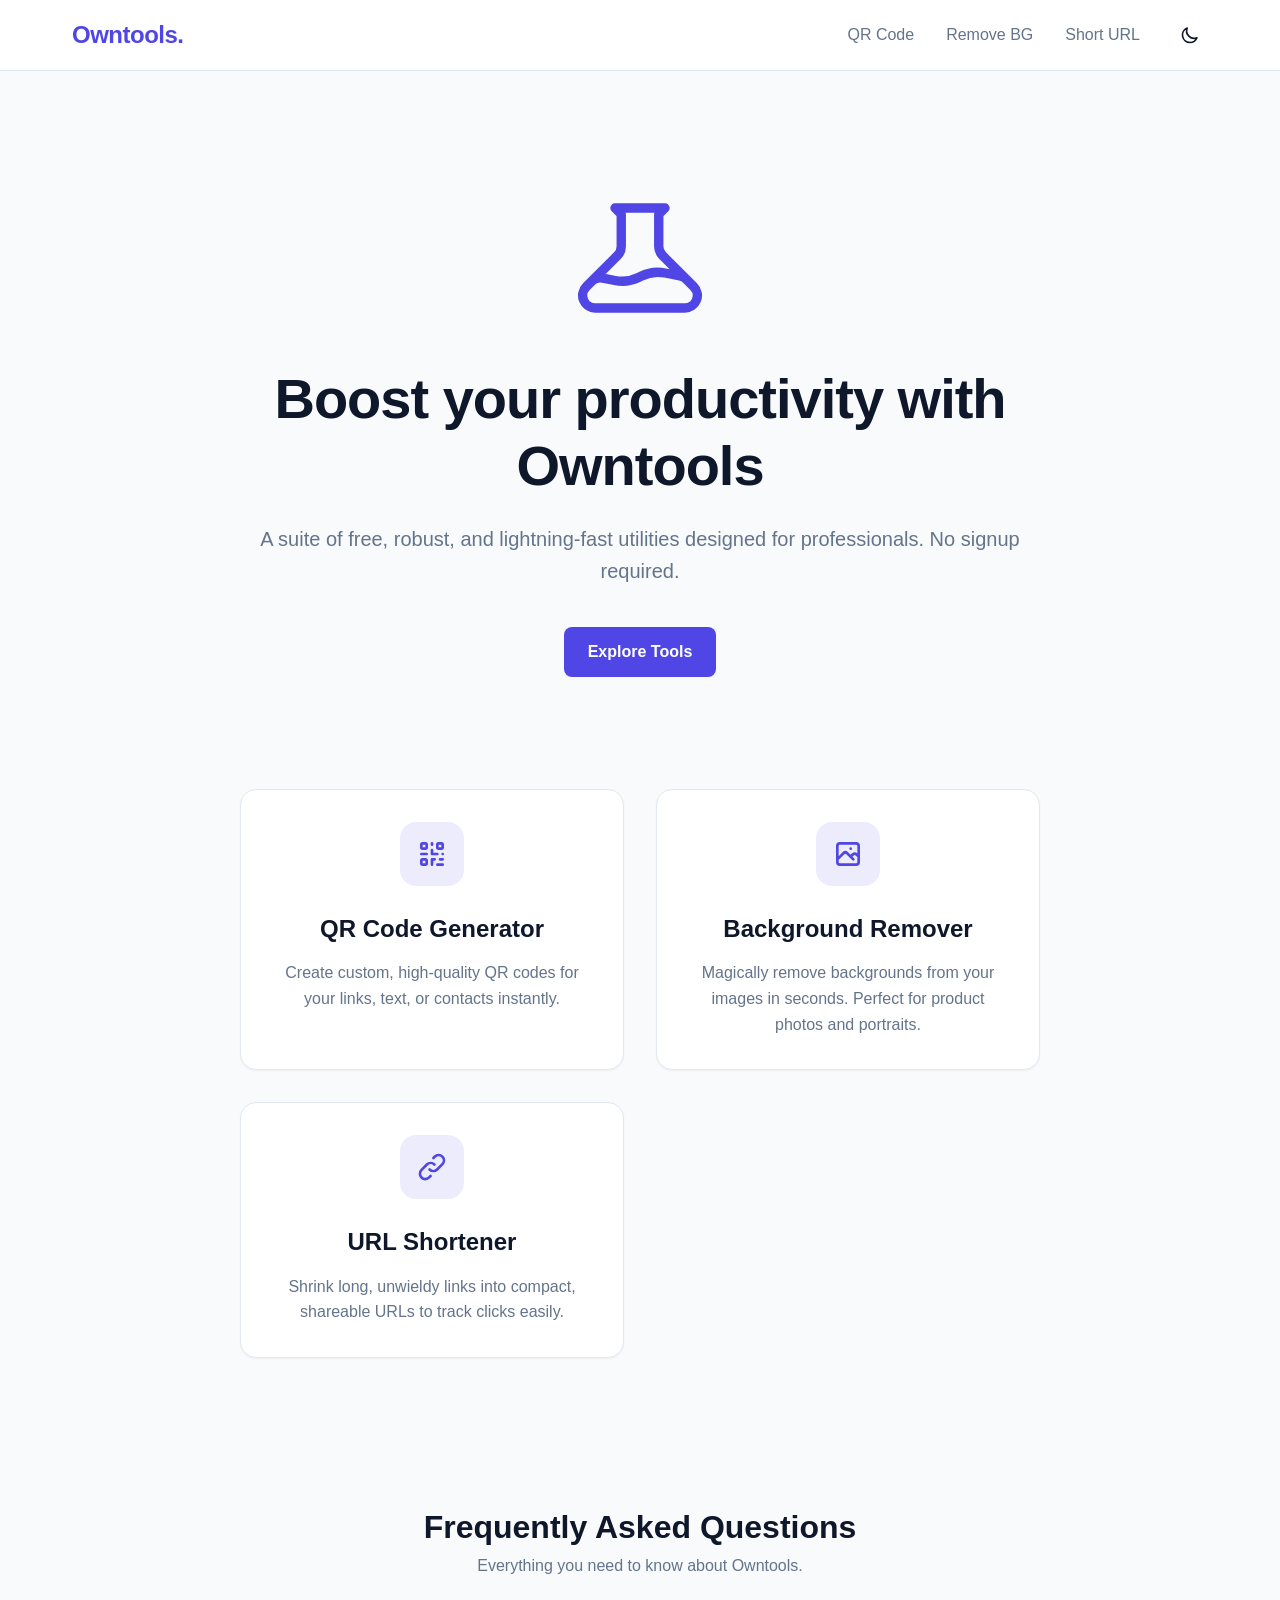
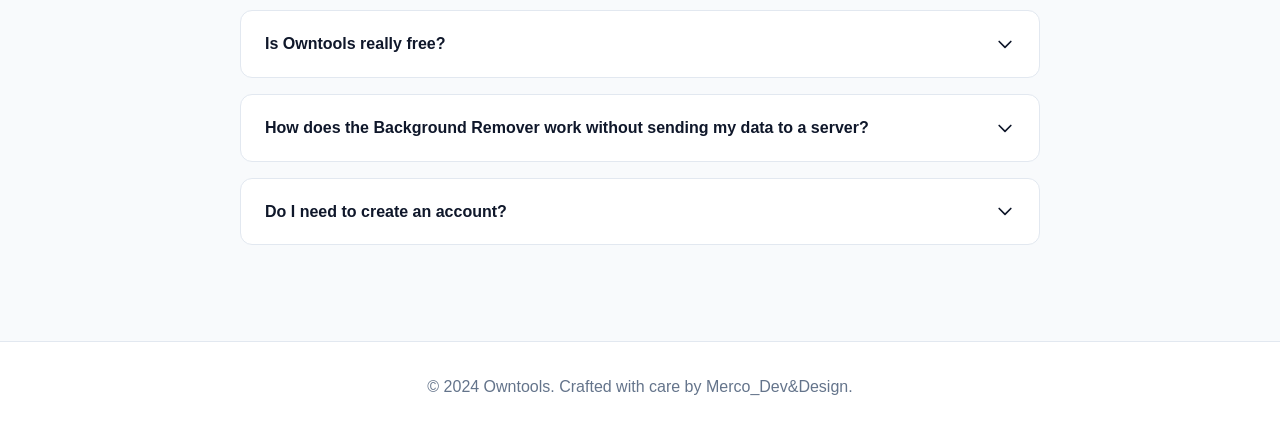
<file: index.html>
<!DOCTYPE html>
<html lang="en">
<head>
    <meta charset="UTF-8">
    <meta name="viewport" content="width=device-width, initial-scale=1.0">
    <link rel="stylesheet" href="css/style.css">
    <title>Owntools - Your All-in-One Utility Toolbox</title>
    <style>
        /* Home specific styles */
        .hero {
            text-align: center;
            padding: 5rem 1rem;
            max-width: 800px;
            margin: 0 auto;
        }
        .hero h1 {
            font-size: 3.5rem;
            font-weight: 800;
            margin-bottom: 1.5rem;
            line-height: 1.2;
            letter-spacing: -1px;
        }
        .hero p {
            font-size: 1.25rem;
            color: var(--secondary-text);
            margin-bottom: 2.5rem;
        }

        .tools-grid {
            display: grid;
            grid-template-columns: repeat(auto-fit, minmax(300px, 1fr));
            gap: 2rem;
            padding: 2rem 0 5rem;
        }

        .tool-card {
            display: flex;
            flex-direction: column;
            align-items: center;
            text-align: center;
            cursor: pointer;
            text-decoration: none;
            color: inherit;
        }

        .tool-icon {
            width: 64px;
            height: 64px;
            background-color: rgba(79, 70, 229, 0.1);
            color: var(--primary-color);
            border-radius: 1rem;
            display: flex;
            align-items: center;
            justify-content: center;
            margin-bottom: 1.5rem;
            transition: background-color 0.3s;
        }

        .tool-icon svg {
            width: 32px;
            height: 32px;
        }

        .tool-card:hover .tool-icon {
            background-color: var(--primary-color);
            color: white;
        }
        
        .tool-card h3 {
            font-size: 1.5rem;
            margin-bottom: 0.75rem;
        }
        
        .tool-card p {
            color: var(--secondary-text);
            flex-grow: 1;
        }
    </style>
</head>
<body>

    <header>
        <div class="nav-container">
            <a href="index.html" class="logo">Owntools.</a>
            <nav class="nav-links">
                <a href="qrcode.html">QR Code</a>
                <a href="removebg.html">Remove BG</a>
                <a href="shorturl.html">Short URL</a>
                <button id="theme-toggle" aria-label="Toggle Dark Mode"></button>
            </nav>
        </div>
    </header>

    <main class="container">
        <section class="hero fade-in-up">
            <!-- Modern abstract SVG illustration for Hero -->
            <svg style="max-width: 150px; margin: 0 auto 1.5rem; color: var(--primary-color);" xmlns="http://www.w3.org/2000/svg" fill="none" viewBox="0 0 24 24" stroke="currentColor">
                <path stroke-linecap="round" stroke-linejoin="round" stroke-width="1.5" d="M19.428 15.428a2 2 0 00-1.022-.547l-2.387-.477a6 6 0 00-3.86.517l-.318.158a6 6 0 01-3.86.517L6.05 15.21a2 2 0 00-1.806.547M8 4h8l-1 1v5.172a2 2 0 00.586 1.414l5 5c1.26 1.26.367 3.414-1.415 3.414H4.828c-1.782 0-2.674-2.154-1.414-3.414l5-5A2 2 0 009 10.172V5L8 4z" />
            </svg>
            <h1>Boost your productivity with Owntools</h1>
            <p>A suite of free, robust, and lightning-fast utilities designed for professionals. No signup required.</p>
            <div style="display: flex; gap: 1rem; justify-content: center;">
                <a href="#tools" class="btn">Explore Tools</a>
            </div>
        </section>

        <section id="tools" class="tools-grid">

            <a href="qrcode.html" class="card tool-card fade-in-up" style="transition-delay: 0.1s;">
                <div class="tool-icon">
                    <svg xmlns="http://www.w3.org/2000/svg" fill="none" viewBox="0 0 24 24" stroke="currentColor">
                        <path stroke-linecap="round" stroke-linejoin="round" stroke-width="2" d="M12 4v1m6 11h2m-6 0h-2v4m0-11v3m0 0h.01M12 12h4.01M16 20h4M4 12h4m12 0h.01M5 8h2a1 1 0 001-1V5a1 1 0 00-1-1H5a1 1 0 00-1 1v2a1 1 0 001 1zm12 0h2a1 1 0 001-1V5a1 1 0 00-1-1h-2a1 1 0 00-1 1v2a1 1 0 001 1zM5 20h2a1 1 0 001-1v-2a1 1 0 00-1-1H5a1 1 0 00-1 1v2a1 1 0 001 1z" />
                    </svg>
                </div>
                <h3>QR Code Generator</h3>
                <p>Create custom, high-quality QR codes for your links, text, or contacts instantly.</p>
            </a>

            <a href="removebg.html" class="card tool-card fade-in-up" style="transition-delay: 0.2s;">
                <div class="tool-icon">
                    <svg xmlns="http://www.w3.org/2000/svg" fill="none" viewBox="0 0 24 24" stroke="currentColor">
                        <path stroke-linecap="round" stroke-linejoin="round" stroke-width="2" d="M4 16l4.586-4.586a2 2 0 012.828 0L16 16m-2-2l1.586-1.586a2 2 0 012.828 0L20 14m-6-6h.01M6 20h12a2 2 0 002-2V6a2 2 0 00-2-2H6a2 2 0 00-2 2v12a2 2 0 002 2z" />
                    </svg>
                </div>
                <h3>Background Remover</h3>
                <p>Magically remove backgrounds from your images in seconds. Perfect for product photos and portraits.</p>
            </a>

            <a href="shorturl.html" class="card tool-card fade-in-up" style="transition-delay: 0.3s;">
                <div class="tool-icon">
                    <svg xmlns="http://www.w3.org/2000/svg" fill="none" viewBox="0 0 24 24" stroke="currentColor">
                        <path stroke-linecap="round" stroke-linejoin="round" stroke-width="2" d="M13.828 10.172a4 4 0 00-5.656 0l-4 4a4 4 0 105.656 5.656l1.102-1.101m-.758-4.899a4 4 0 005.656 0l4-4a4 4 0 00-5.656-5.656l-1.1 1.1" />
                    </svg>
                </div>
                <h3>URL Shortener</h3>
                <p>Shrink long, unwieldy links into compact, shareable URLs to track clicks easily.</p>
            </a>

        </section>

        <section class="faq-section fade-in-up">
            <div class="tool-header" style="text-align: center; margin-bottom: 2rem;">
                <h2 style="font-size: 2rem; font-weight: 700;">Frequently Asked Questions</h2>
                <p>Everything you need to know about Owntools.</p>
            </div>

            <div style="max-width: 800px; margin: 0 auto;">
                <div class="faq-item">
                    <div class="faq-question">
                        <span>Is Owntools really free?</span>
                        <svg width="20" height="20" fill="none" stroke="currentColor" viewBox="0 0 24 24"><path stroke-linecap="round" stroke-linejoin="round" stroke-width="2" d="M19 9l-7 7-7-7"></path></svg>
                    </div>
                    <div class="faq-answer">
                        <p>Yes, absolutely. Owntools is a passion project built to provide robust tools without subscriptions or hidden fees. We utilize open-source models and free APIs to keep it accessible for everyone.</p>
                    </div>
                </div>

                <div class="faq-item">
                    <div class="faq-question">
                        <span>How does the Background Remover work without sending my data to a server?</span>
                        <svg width="20" height="20" fill="none" stroke="currentColor" viewBox="0 0 24 24"><path stroke-linecap="round" stroke-linejoin="round" stroke-width="2" d="M19 9l-7 7-7-7"></path></svg>
                    </div>
                    <div class="faq-answer">
                        <p>We use cutting-edge WebAssembly AI models (@imgly/background-removal) that download and run entirely within your browser. Your images never leave your device, ensuring 100% privacy and no server costs.</p>
                    </div>
                </div>

                <div class="faq-item">
                    <div class="faq-question">
                        <span>Do I need to create an account?</span>
                        <svg width="20" height="20" fill="none" stroke="currentColor" viewBox="0 0 24 24"><path stroke-linecap="round" stroke-linejoin="round" stroke-width="2" d="M19 9l-7 7-7-7"></path></svg>
                    </div>
                    <div class="faq-answer">
                        <p>No account creation is required. You can start using all the tools immediately upon visiting the site. No emails, no passwords, just productivity.</p>
                    </div>
                </div>
            </div>
        </section>
    </main>

    <footer>
        <p>&copy; 2024 Owntools. Crafted with care by Merco_Dev&Design.</p>
    </footer>

    <script src="js/main.js"></script>
</body>
</html>
</file>
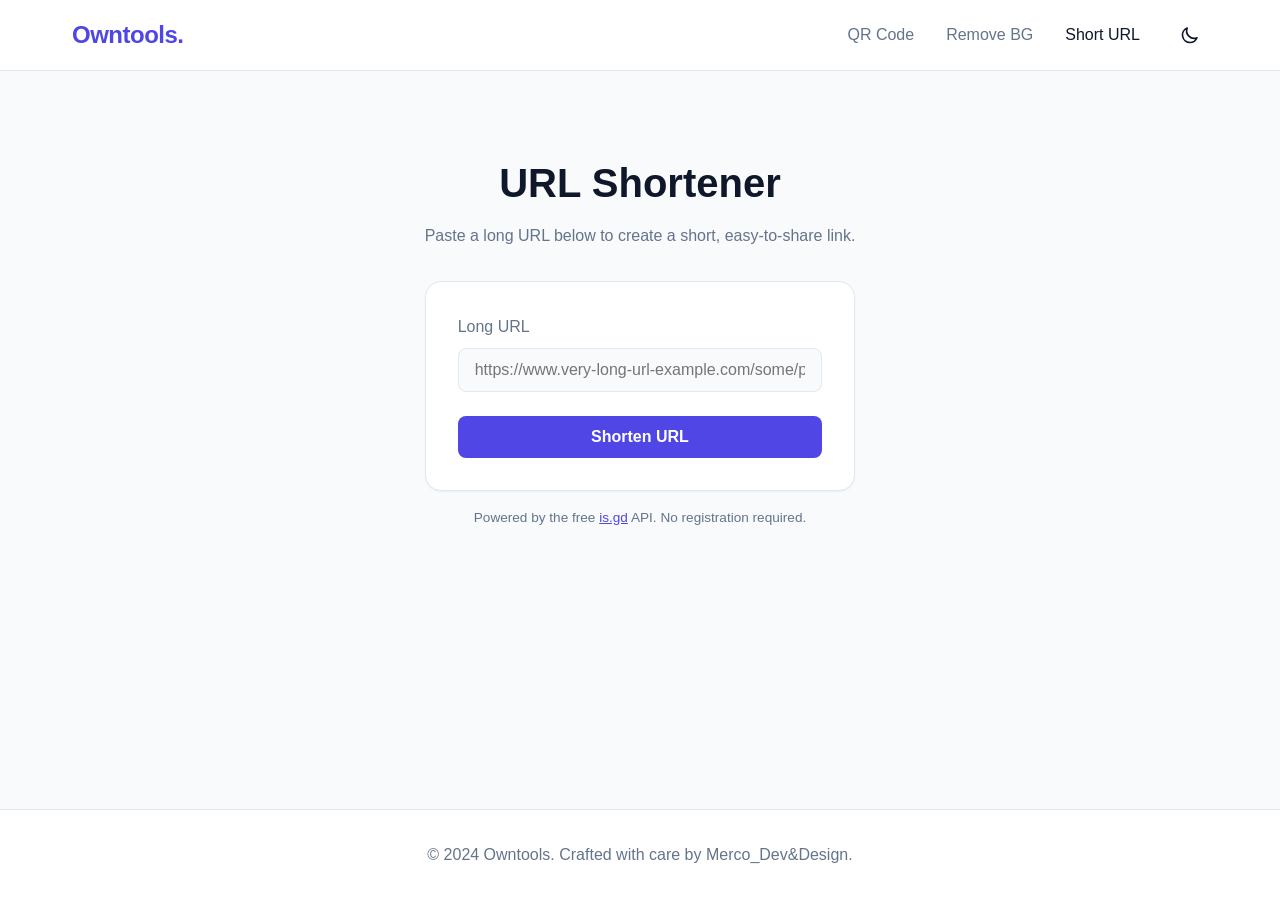
<file: shorturl.html>
<!DOCTYPE html>
<html lang="en">
<head>
    <meta charset="UTF-8">
    <meta name="viewport" content="width=device-width, initial-scale=1.0">
    <link rel="stylesheet" href="css/style.css">
    <title>URL Shortener - Owntools</title>
    <style>
        .result-container {
            margin-top: 1.5rem;
            display: none;
            flex-direction: column;
            gap: 1rem;
            animation: fadeIn 0.3s ease;
        }

        .result-container.show {
            display: flex;
        }

        @keyframes fadeIn {
            from { opacity: 0; transform: translateY(-10px); }
            to { opacity: 1; transform: translateY(0); }
        }

        .short-url-box {
            display: flex;
            align-items: center;
            justify-content: space-between;
            background-color: rgba(16, 185, 129, 0.1);
            border: 1px solid var(--success-color);
            padding: 1rem;
            border-radius: 0.5rem;
        }

        .short-url-text {
            font-size: 1.25rem;
            font-weight: 600;
            color: var(--success-color);
            word-break: break-all;
        }

        .copy-btn {
            background: none;
            border: none;
            color: var(--secondary-text);
            cursor: pointer;
            padding: 0.5rem;
            border-radius: 0.25rem;
            transition: background-color 0.2s, color 0.2s;
            display: flex;
            align-items: center;
            gap: 0.5rem;
        }

        .copy-btn:hover {
            background-color: rgba(0, 0, 0, 0.05);
            color: var(--text-color);
        }

        [data-theme="dark"] .copy-btn:hover {
            background-color: rgba(255, 255, 255, 0.1);
        }

        .error-message {
            color: var(--error-color);
            font-size: 0.875rem;
            margin-top: 0.5rem;
            display: none;
        }
    </style>
</head>
<body>

    <header>
        <div class="nav-container">
            <a href="index.html" class="logo">Owntools.</a>
            <nav class="nav-links">
                <a href="qrcode.html">QR Code</a>
                <a href="removebg.html">Remove BG</a>
                <a href="shorturl.html" class="active">Short URL</a>
                <button id="theme-toggle" aria-label="Toggle Dark Mode"></button>
            </nav>
        </div>
    </header>

    <main class="container">
        <div class="tool-layout">
            <div class="tool-header">
                <h1>URL Shortener</h1>
                <p>Paste a long URL below to create a short, easy-to-share link.</p>
            </div>

            <div class="card">
                <div class="input-group" style="text-align: left;">
                    <label for="url-input">Long URL</label>
                    <input type="url" id="url-input" class="input-field" placeholder="https://www.very-long-url-example.com/some/path">
                    <div id="error-msg" class="error-message">Please enter a valid URL.</div>
                </div>

                <button id="shorten-btn" class="btn" style="width: 100%;">Shorten URL</button>

                <!-- Result Box -->
                <div id="result-box" class="result-container">
                    <div class="short-url-box">
                        <a href="#" id="short-url-display" class="short-url-text" target="_blank">ownt.ls/xyz123</a>
                        <button id="copy-btn" class="copy-btn" title="Copy to clipboard">
                            <svg style="width: 20px; height: 20px;" xmlns="http://www.w3.org/2000/svg" fill="none" viewBox="0 0 24 24" stroke="currentColor">
                                <path stroke-linecap="round" stroke-linejoin="round" stroke-width="2" d="M8 16H6a2 2 0 01-2-2V6a2 2 0 012-2h8a2 2 0 012 2v2m-6 12h8a2 2 0 002-2v-8a2 2 0 00-2-2h-8a2 2 0 00-2 2v8a2 2 0 002 2z" />
                            </svg>
                            <span id="copy-text">Copy</span>
                        </button>
                    </div>
                </div>

            </div>

            <p style="margin-top: 1rem; font-size: 0.85rem; color: var(--secondary-text);">
                Powered by the free <a href="https://is.gd" target="_blank" style="text-decoration: underline; color: var(--primary-color);">is.gd</a> API. No registration required.
            </p>
        </div>
    </main>

    <footer>
        <p>&copy; 2024 Owntools. Crafted with care by Merco_Dev&Design.</p>
    </footer>

    <script src="js/main.js"></script>
    <script src="js/shorturl.js"></script>
</body>
</html>
</file>
<file: css/style.css>
:root {
  /* Variables pour le thème clair */
  --bg-color: #f8fafc;
  --text-color: #0f172a;
  --card-bg: #ffffff;
  --primary-color: #4f46e5; /* Bleu Indigo SaaS */
  --primary-hover: #4338ca;
  --border-color: #e2e8f0;
  --secondary-text: #64748b;
  --success-color: #10b981;
  --error-color: #ef4444;
  --header-bg: rgba(255, 255, 255, 0.9);
  --shadow-sm: 0 1px 2px 0 rgba(0, 0, 0, 0.05);
  --shadow-md: 0 4px 6px -1px rgba(0, 0, 0, 0.1), 0 2px 4px -1px rgba(0, 0, 0, 0.06);
  --shadow-lg: 0 10px 15px -3px rgba(0, 0, 0, 0.1), 0 4px 6px -2px rgba(0, 0, 0, 0.05);
}

[data-theme="dark"] {
  /* Variables pour le thème sombre */
  --bg-color: #0f172a;
  --text-color: #f8fafc;
  --card-bg: #1e293b;
  --primary-color: #6366f1;
  --primary-hover: #818cf8;
  --border-color: #334155;
  --secondary-text: #94a3b8;
  --header-bg: rgba(30, 41, 59, 0.9);
}

* {
  box-sizing: border-box;
  margin: 0;
  padding: 0;
  font-family: 'Inter', -apple-system, BlinkMacSystemFont, "Segoe UI", Roboto, Helvetica, Arial, sans-serif;
}

body {
  background-color: var(--bg-color);
  color: var(--text-color);
  line-height: 1.6;
  transition: background-color 0.3s ease, color 0.3s ease;
  display: flex;
  flex-direction: column;
  min-height: 100vh;
}

a {
  text-decoration: none;
  color: inherit;
}

/* --- Navigation --- */
header {
  position: sticky;
  top: 0;
  z-index: 1000;
  background-color: var(--header-bg);
  backdrop-filter: blur(10px);
  border-bottom: 1px solid var(--border-color);
}

.nav-container {
  max-width: 1200px;
  margin: 0 auto;
  padding: 1rem 2rem;
  display: flex;
  justify-content: space-between;
  align-items: center;
}

.logo {
  font-size: 1.5rem;
  font-weight: 800;
  color: var(--primary-color);
  letter-spacing: -0.5px;
}

.nav-links {
  display: flex;
  gap: 2rem;
  align-items: center;
}

.nav-links a {
  font-weight: 500;
  color: var(--secondary-text);
  transition: color 0.2s;
}

.nav-links a:hover, .nav-links a.active {
  color: var(--text-color);
}

/* Theme Toggle Button */
#theme-toggle {
  background: none;
  border: none;
  cursor: pointer;
  color: var(--text-color);
  display: flex;
  align-items: center;
  justify-content: center;
  padding: 0.5rem;
  border-radius: 50%;
  transition: background-color 0.2s;
}

#theme-toggle:hover {
  background-color: var(--border-color);
}

#theme-toggle svg {
  width: 20px;
  height: 20px;
}

/* --- Animations --- */
.fade-in-up {
    opacity: 0;
    transform: translateY(30px);
    transition: opacity 0.6s ease-out, transform 0.6s ease-out;
}

.fade-in-up.visible {
    opacity: 1;
    transform: translateY(0);
}

/* --- Utilities --- */
.container {
  max-width: 1200px;
  margin: 0 auto;
  padding: 2rem;
  flex: 1; /* Pushes footer down */
}

.btn {
  display: inline-block;
  padding: 0.75rem 1.5rem;
  background-color: var(--primary-color);
  color: white;
  border: none;
  border-radius: 0.5rem;
  font-weight: 600;
  font-size: 1rem;
  cursor: pointer;
  transition: background-color 0.2s, transform 0.1s;
  text-align: center;
}

.btn:hover {
  background-color: var(--primary-hover);
}

.btn:active {
  transform: translateY(1px);
}

.btn-outline {
  background-color: transparent;
  color: var(--text-color);
  border: 1px solid var(--border-color);
}

.btn-outline:hover {
  background-color: var(--border-color);
}

.card {
  background-color: var(--card-bg);
  border: 1px solid var(--border-color);
  border-radius: 1rem;
  padding: 2rem;
  box-shadow: var(--shadow-sm);
  transition: transform 0.2s, box-shadow 0.2s;
}

.card:hover {
  transform: translateY(-5px);
  box-shadow: var(--shadow-lg);
}

/* FAQ Section */
.faq-section {
    margin: 4rem 0;
}

.faq-item {
    background-color: var(--card-bg);
    border: 1px solid var(--border-color);
    border-radius: 0.75rem;
    margin-bottom: 1rem;
    overflow: hidden;
}

.faq-question {
    padding: 1.25rem 1.5rem;
    font-weight: 600;
    cursor: pointer;
    display: flex;
    justify-content: space-between;
    align-items: center;
    color: var(--text-color);
}

.faq-question svg {
    transition: transform 0.3s ease;
}

.faq-answer {
    padding: 0 1.5rem;
    max-height: 0;
    overflow: hidden;
    color: var(--secondary-text);
    transition: max-height 0.3s ease, padding 0.3s ease;
}

.faq-item.active .faq-question svg {
    transform: rotate(180deg);
}

.faq-item.active .faq-answer {
    padding: 0 1.5rem 1.25rem;
    max-height: 200px;
}

/* Input Fields */
.input-group {
  margin-bottom: 1.5rem;
}

.input-group label {
  display: block;
  font-weight: 500;
  margin-bottom: 0.5rem;
  color: var(--secondary-text);
}

.input-field {
  width: 100%;
  padding: 0.75rem 1rem;
  border: 1px solid var(--border-color);
  border-radius: 0.5rem;
  background-color: var(--bg-color);
  color: var(--text-color);
  font-size: 1rem;
  transition: border-color 0.2s, box-shadow 0.2s;
}

.input-field:focus {
  outline: none;
  border-color: var(--primary-color);
  box-shadow: 0 0 0 3px rgba(79, 70, 229, 0.2);
}

/* --- Tool Layout Container (for specific tool pages) --- */
.tool-layout {
  max-width: 600px;
  margin: 3rem auto;
  text-align: center;
}

.tool-header {
  margin-bottom: 2rem;
}

.tool-header h1 {
  font-size: 2.5rem;
  font-weight: 700;
  margin-bottom: 0.5rem;
}

.tool-header p {
  color: var(--secondary-text);
}

/* --- Footer --- */
footer {
  background-color: var(--card-bg);
  border-top: 1px solid var(--border-color);
  padding: 2rem;
  text-align: center;
  color: var(--secondary-text);
  margin-top: auto;
}

/* Animations */
.spinner {
    animation: spin 1s linear infinite;
}

@keyframes spin {
    from { transform: rotate(0deg); }
    to { transform: rotate(360deg); }
}

.opacity-25 { opacity: 0.25; }
.opacity-75 { opacity: 0.75; }

/* Responsive */
@media (max-width: 768px) {
  .nav-links {
    display: none; /* In a real app, we'd add a hamburger menu */
  }
}
</file>
